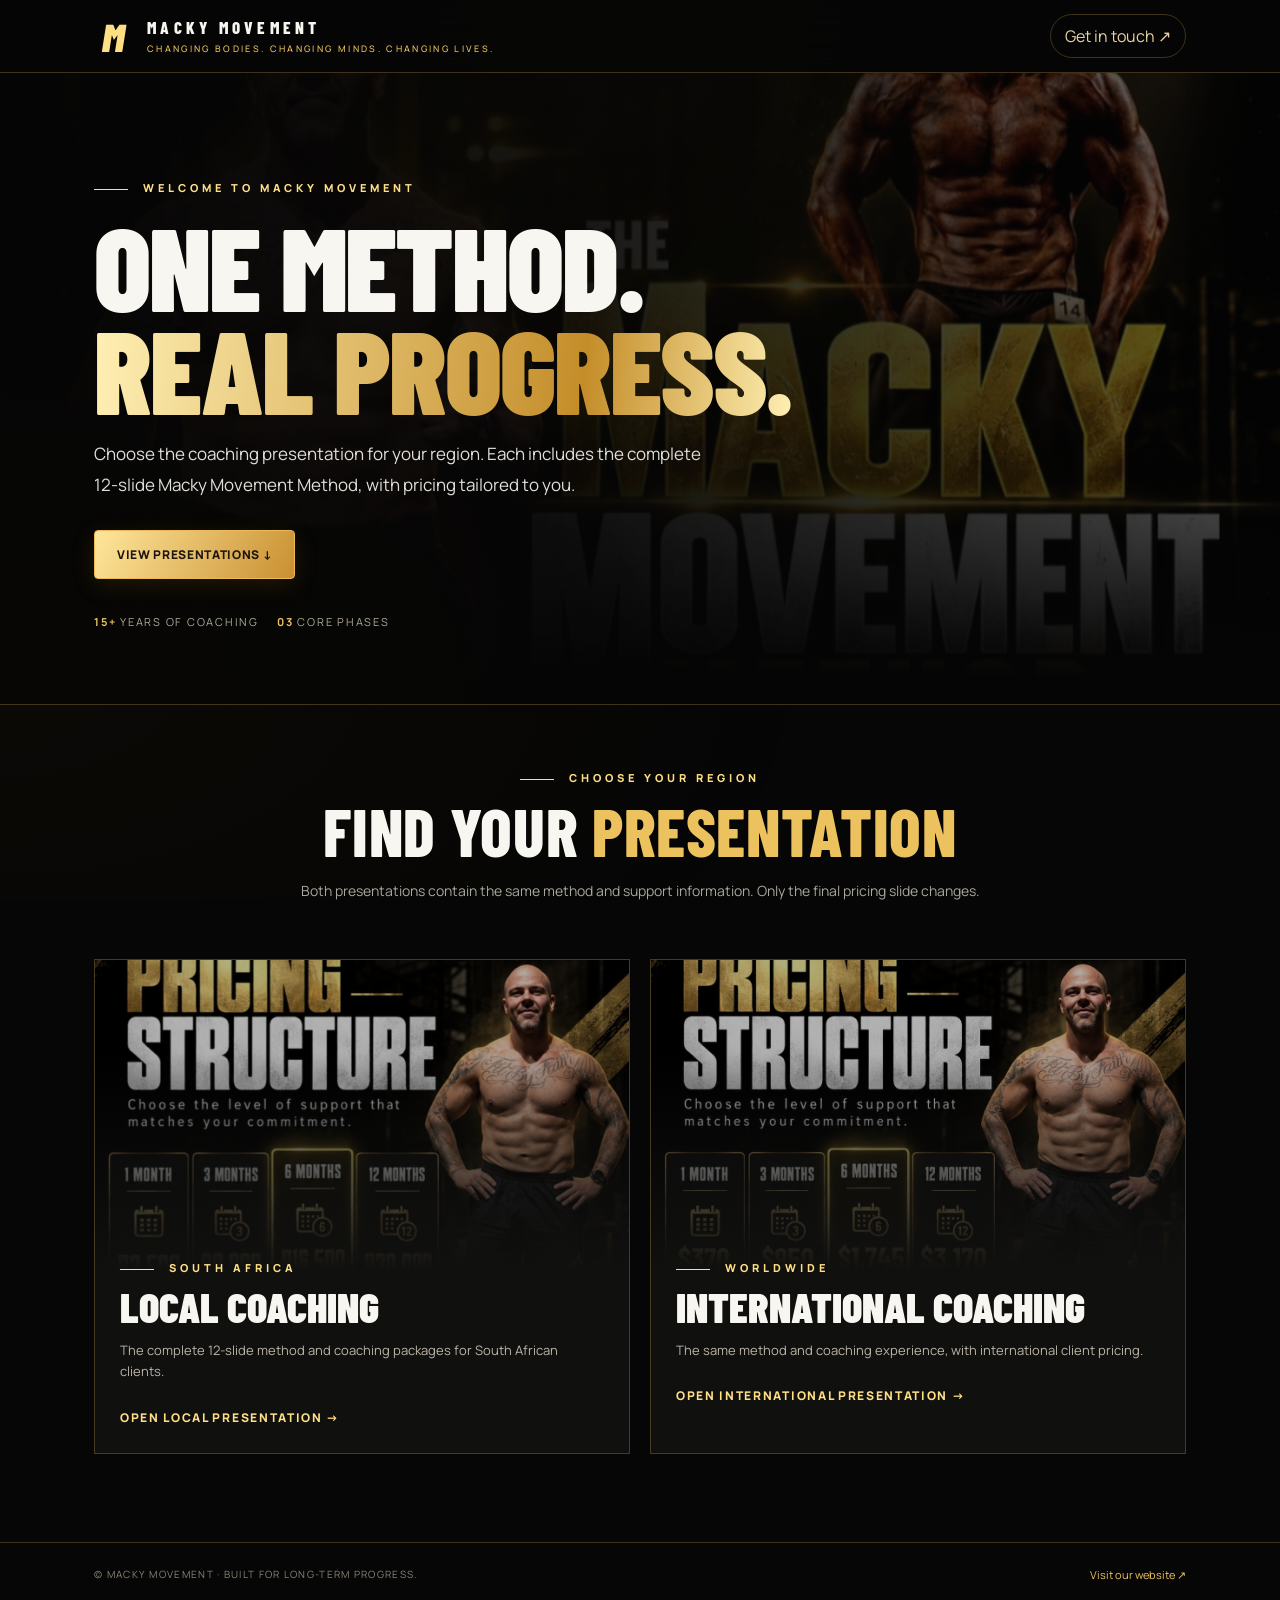
<file: index.html>
<!doctype html><html lang="en"><head><meta charset="utf-8"><meta name="viewport" content="width=device-width,initial-scale=1"><meta name="theme-color" content="#060606"><meta name="description" content="Explore the Macky Movement Method and choose your online coaching presentation for South Africa or international clients."><title>The Macky Movement Method — Online Coaching</title><link rel="icon" href="./assets/favicon.svg" type="image/svg+xml"><link rel="stylesheet" href="./assets/styles.css"></head><body>
<header class="topbar"><div class="shell topbar-in"><a class="brand" href="./"><span class="monogram">M</span><span class="brandwords"><strong>MACKY MOVEMENT</strong><small>CHANGING BODIES. CHANGING MINDS. CHANGING LIVES.</small></span></a><a class="region-switch" href="https://mackymovement.com/contact/">Get in touch ↗</a></div></header>
<main><section class="hero"><div class="shell hero-in"><span class="eyebrow">WELCOME TO MACKY MOVEMENT</span><h1>ONE METHOD.<br><em>REAL PROGRESS.</em></h1><p class="intro">Choose the coaching presentation for your region. Each includes the complete 12-slide Macky Movement Method, with pricing tailored to you.</p><div class="hero-actions"><a class="btn primary" href="#choose">View presentations ↓</a></div><div class="hero-meta"><span><b>15+</b> YEARS OF COACHING</span><span><b>03</b> CORE PHASES</span></div></div></section>
<section id="choose" class="shell" style="padding-top:60px"><div class="section-head"><span class="eyebrow">CHOOSE YOUR REGION</span><h2>FIND YOUR <span style="color:var(--gold)">PRESENTATION</span></h2><p>Both presentations contain the same method and support information. Only the final pricing slide changes.</p></div><div class="choice-grid"><a class="choice-card" href="./local/"><div class="choice-img"><img src="./assets/slides/12-pricing-local.jpg" alt="South African pricing slide"></div><div class="choice-content"><span class="eyebrow">SOUTH AFRICA</span><h2>LOCAL COACHING</h2><p>The complete 12-slide method and coaching packages for South African clients.</p><span class="link">Open local presentation →</span></div></a><a class="choice-card" href="./international/"><div class="choice-img"><img src="./assets/slides/12-pricing-international.png" alt="International pricing slide"></div><div class="choice-content"><span class="eyebrow">WORLDWIDE</span><h2>INTERNATIONAL COACHING</h2><p>The same method and coaching experience, with international client pricing.</p><span class="link">Open international presentation →</span></div></a></div></section></main><footer class="footer"><div class="shell footer-in"><small>© MACKY MOVEMENT · BUILT FOR LONG-TERM PROGRESS.</small><a href="https://mackymovement.com/">Visit our website ↗</a></div></footer></body></html>
</file>
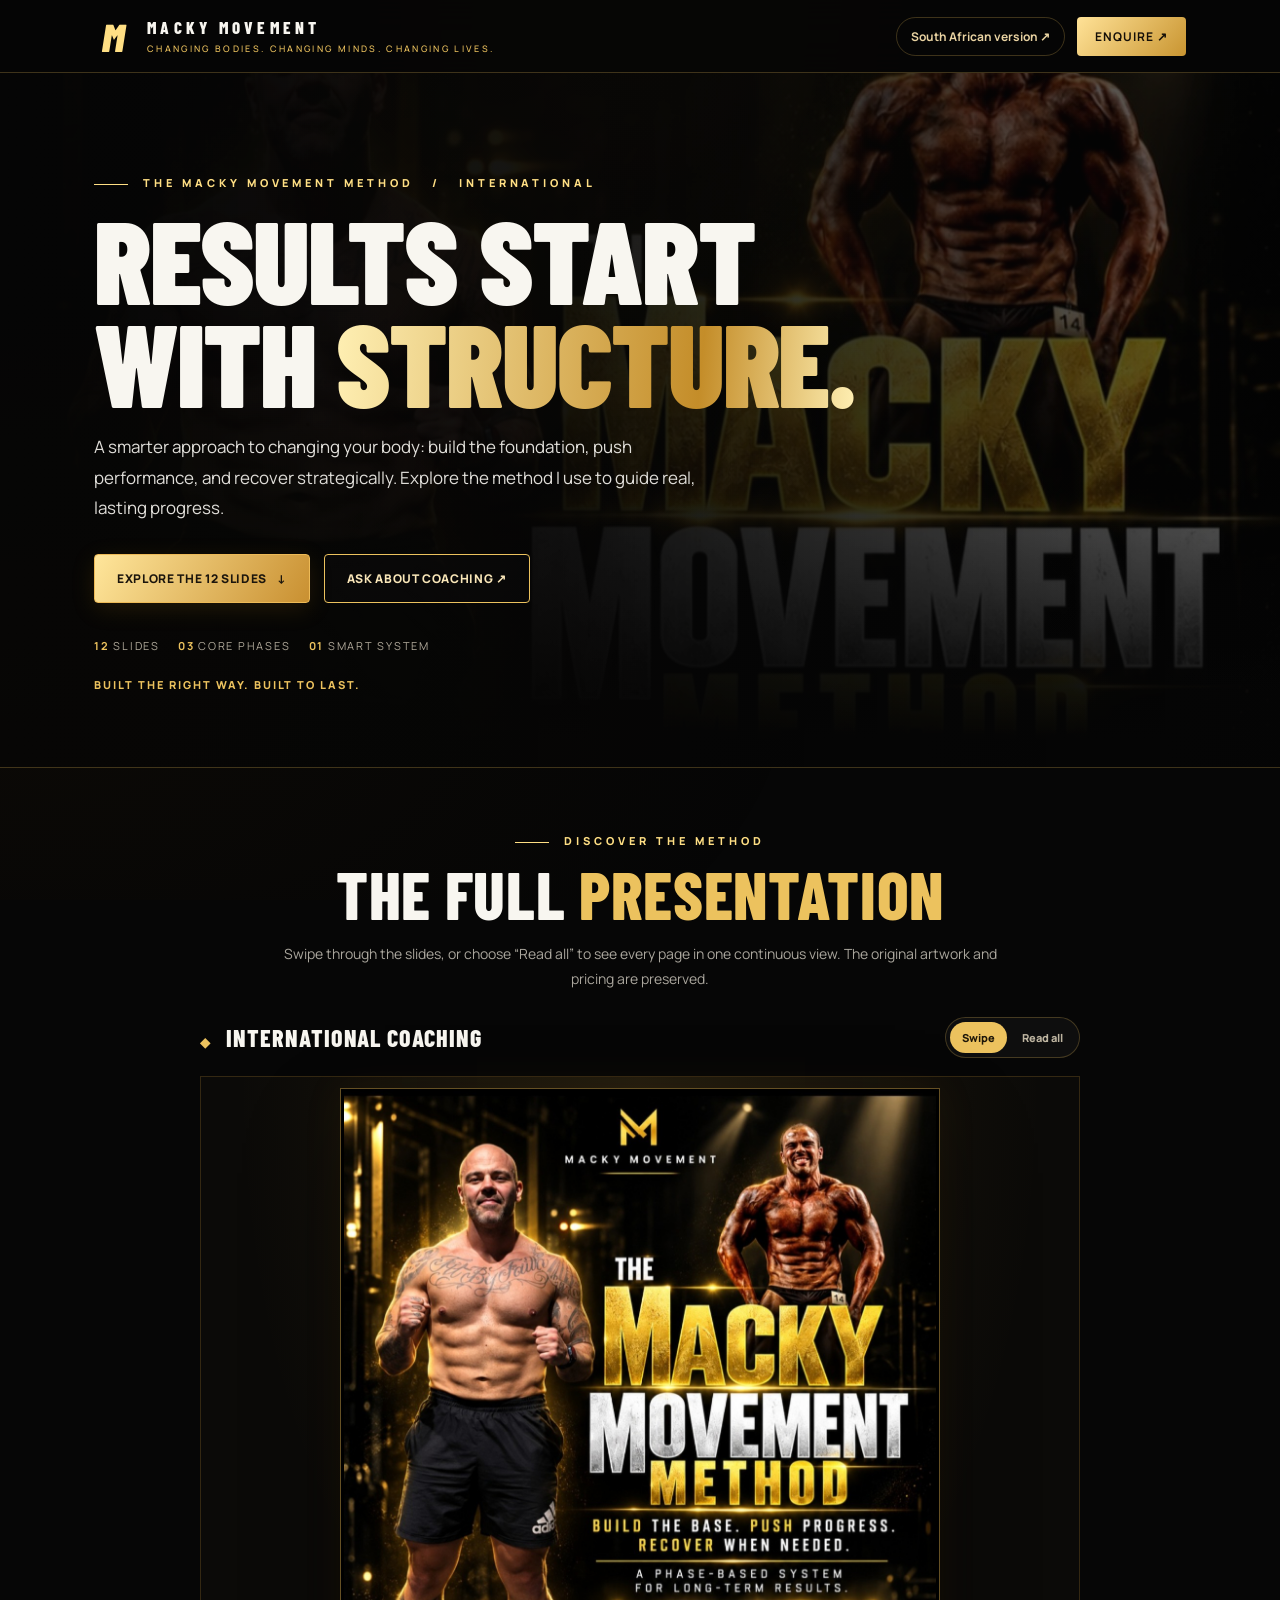
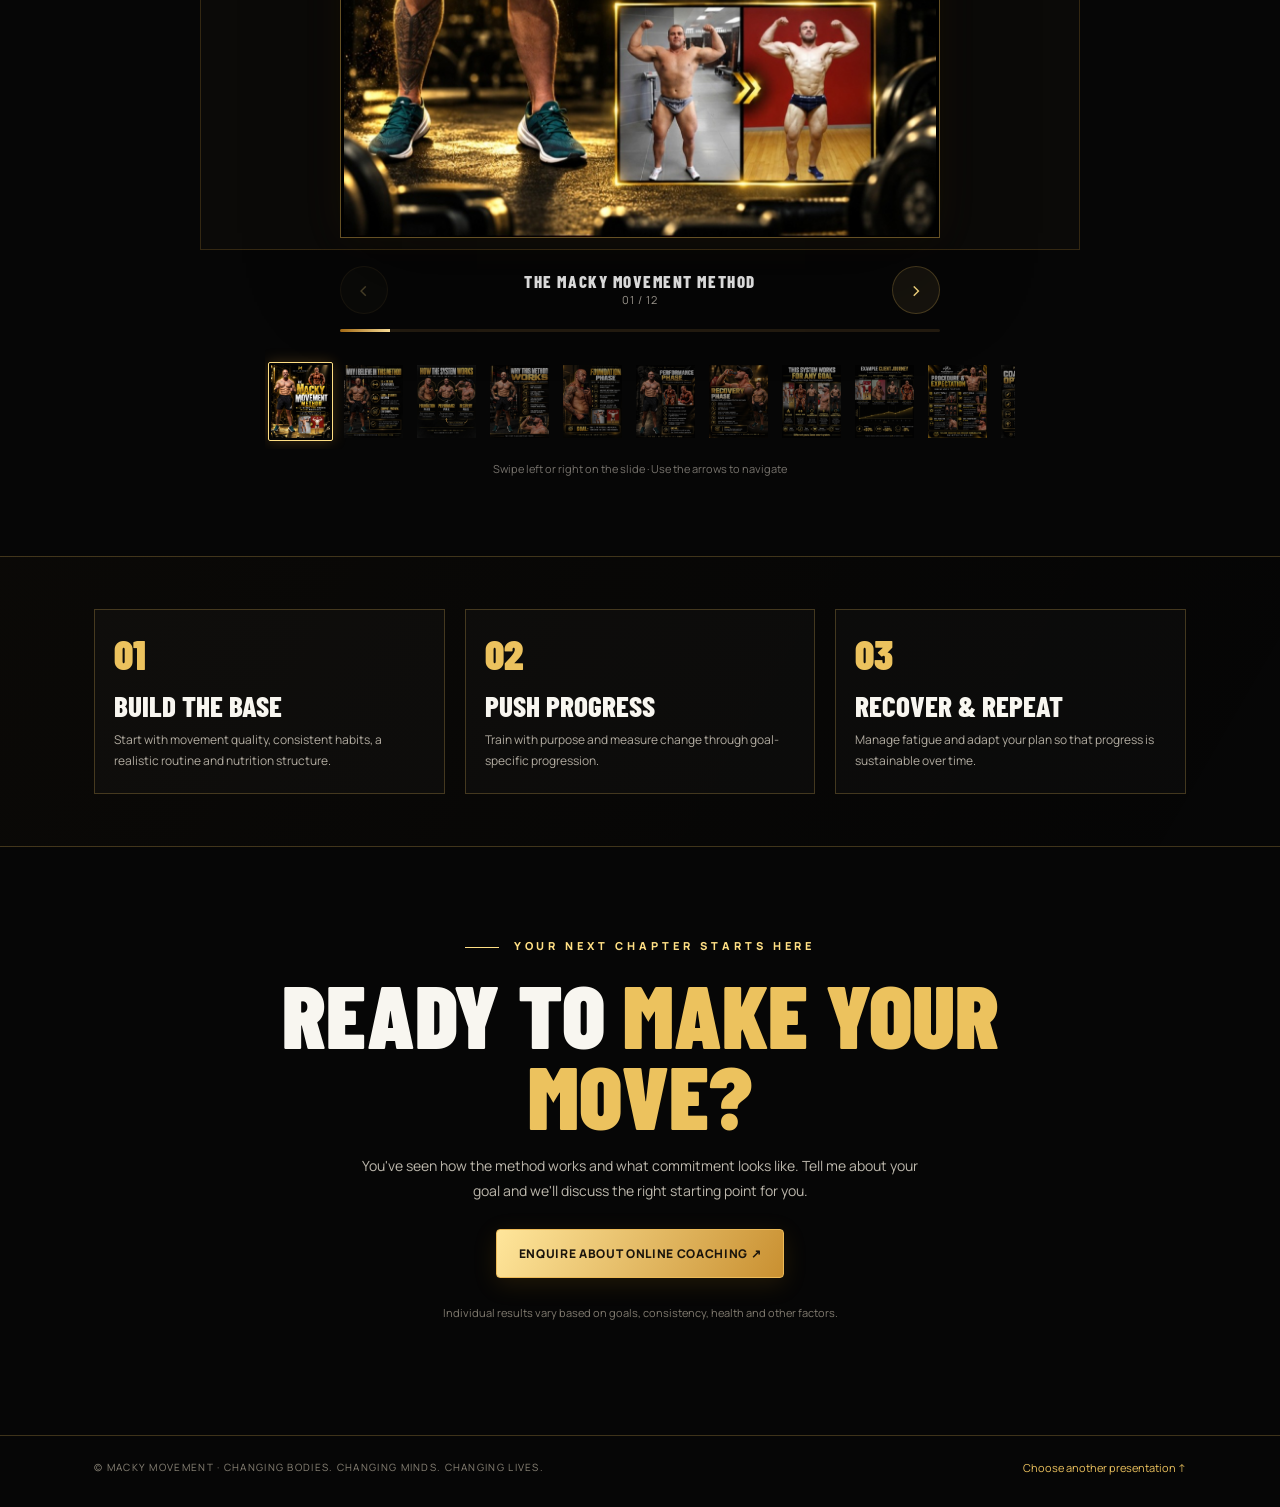
<file: international/index.html>
<!doctype html><html lang="en"><head><meta charset="utf-8"><meta name="viewport" content="width=device-width,initial-scale=1,viewport-fit=cover"><meta name="theme-color" content="#060606"><meta name="description" content="Discover the Macky Movement Method—12 slides on Foundation, Performance and Recovery. Explore international online coaching options."><title>Macky Movement Method | International Coaching</title><link rel="icon" href="../assets/favicon.svg" type="image/svg+xml"><link rel="preconnect" href="https://fonts.googleapis.com"><link rel="preconnect" href="https://fonts.gstatic.com" crossorigin><link rel="stylesheet" href="../assets/styles.css"><meta property="og:type" content="website"><meta property="og:title" content="Macky Movement Method | International Coaching"><meta property="og:description" content="Built on structure. Designed for progress. Explore the method and coaching options."><meta property="og:image" content="../assets/slides/01-cover.jpg"></head><body>
<header class="topbar"><div class="shell topbar-in"><a class="brand" href="../" aria-label="Macky Movement home"><span class="monogram">M</span><span class="brandwords"><strong>MACKY MOVEMENT</strong><small>CHANGING BODIES. CHANGING MINDS. CHANGING LIVES.</small></span></a><nav class="top-actions" aria-label="Top navigation"><a class="region-switch" href="../local/">South African version ↗</a><a class="nav-cta" data-contact href="https://mackymovement.com/contact/">Enquire ↗</a></nav></div></header>
<main><section class="hero"><div class="shell hero-in"><div class="eyebrow">THE MACKY MOVEMENT METHOD &nbsp; / &nbsp; INTERNATIONAL</div><h1>RESULTS START<br>WITH <em>STRUCTURE.</em></h1><p class="intro">A smarter approach to changing your body: build the foundation, push performance, and recover strategically. Explore the method I use to guide real, lasting progress.</p><div class="hero-actions"><a class="btn primary" href="#presentation">Explore the 12 slides <span aria-hidden="true">↓</span></a><a class="btn ghost" data-contact href="https://mackymovement.com/contact/">Ask about coaching ↗</a></div><div class="hero-meta"><span><b>12</b> SLIDES</span><span><b>03</b> CORE PHASES</span><span><b>01</b> SMART SYSTEM</span></div><div class="tagline">BUILT THE RIGHT WAY. BUILT TO LAST.</div></div></section>
<section id="presentation" class="shell viewer-section"><div class="section-head"><span class="eyebrow">DISCOVER THE METHOD</span><h2>THE FULL <span style="color:var(--gold)">PRESENTATION</span></h2><p>Swipe through the slides, or choose “Read all” to see every page in one continuous view. The original artwork and pricing are preserved.</p></div>
<div class="view-wrap"><div class="view-toolbar"><div class="view-title"><span>◆</span> <span id="variant-title" style="font:inherit;color:inherit">International coaching</span></div><div class="mode-switch" role="group" aria-label="Presentation view"><button type="button" id="mode-swipe" class="active" aria-pressed="true">Swipe</button><button type="button" id="mode-all" aria-pressed="false">Read all</button></div></div>
<div id="swipe-view"><div class="slide-frame"><div class="slide-card"><img id="current-slide" width="1229" height="1536" src="../assets/slides/01-cover.jpg" alt="Slide 1: The Macky Movement Method" decoding="async"></div></div><div class="slide-controls"><button class="arrow" type="button" id="previous" aria-label="Previous slide">‹</button><div class="count"><strong id="slide-label">The Macky Movement Method</strong><span id="slide-count">01 / 12</span></div><button class="arrow" type="button" id="next" aria-label="Next slide">›</button></div><div class="progress" aria-hidden="true"><div id="slide-progress"></div></div><div class="thumbnail-track" id="thumbnail-track" aria-label="Choose a slide"></div><div class="helper">Swipe left or right on the slide · Use the arrows to navigate</div></div>
<div id="all-view" class="all-slides is-hidden"></div></div></section>
<section class="features"><div class="shell features-in"><div class="feature"><span class="num">01</span><h3>Build the base</h3><p>Start with movement quality, consistent habits, a realistic routine and nutrition structure.</p></div><div class="feature"><span class="num">02</span><h3>Push progress</h3><p>Train with purpose and measure change through goal-specific progression.</p></div><div class="feature"><span class="num">03</span><h3>Recover & repeat</h3><p>Manage fatigue and adapt your plan so that progress is sustainable over time.</p></div></div></section>
<section class="shell closing"><span class="eyebrow">YOUR NEXT CHAPTER STARTS HERE</span><h2>READY TO <span>MAKE YOUR MOVE?</span></h2><p>You've seen how the method works and what commitment looks like. Tell me about your goal and we'll discuss the right starting point for you.</p><a class="btn primary" data-contact href="https://mackymovement.com/contact/">Enquire about online coaching ↗</a><p style="font-size:11px;margin-top:25px;color:#817b70">Individual results vary based on goals, consistency, health and other factors.</p></section></main>
<footer class="footer"><div class="shell footer-in"><small>© MACKY MOVEMENT · CHANGING BODIES. CHANGING MINDS. CHANGING LIVES.</small><a href="../">Choose another presentation ↑</a></div></footer>
<script>window.MACKY_DATA={"region": "international", "slides": [{"src": "01-cover.jpg", "title": "The Macky Movement Method"}, {"src": "02-why-i-believe.png", "title": "Why I Believe in This Method"}, {"src": "03-how-the-system-works.jpg", "title": "How the System Works"}, {"src": "04-why-the-method-works.jpg", "title": "Why This Method Works"}, {"src": "05-foundation-phase.jpg", "title": "Foundation Phase"}, {"src": "06-performance-phase.jpg", "title": "Performance Phase"}, {"src": "07-recovery-phase.jpg", "title": "Recovery Phase"}, {"src": "08-any-goal.jpg", "title": "A Method for Every Goal"}, {"src": "09-client-journey.jpg", "title": "Example Client Journey"}, {"src": "10-procedure-and-expectation.jpg", "title": "Procedure and Expectation"}, {"src": "11-coaching-options.jpg", "title": "Coaching Options"}, {"src": "12-pricing-international.png", "title": "Pricing Structure"}]};</script><script src="../assets/app.js" defer></script></body></html>
</file>
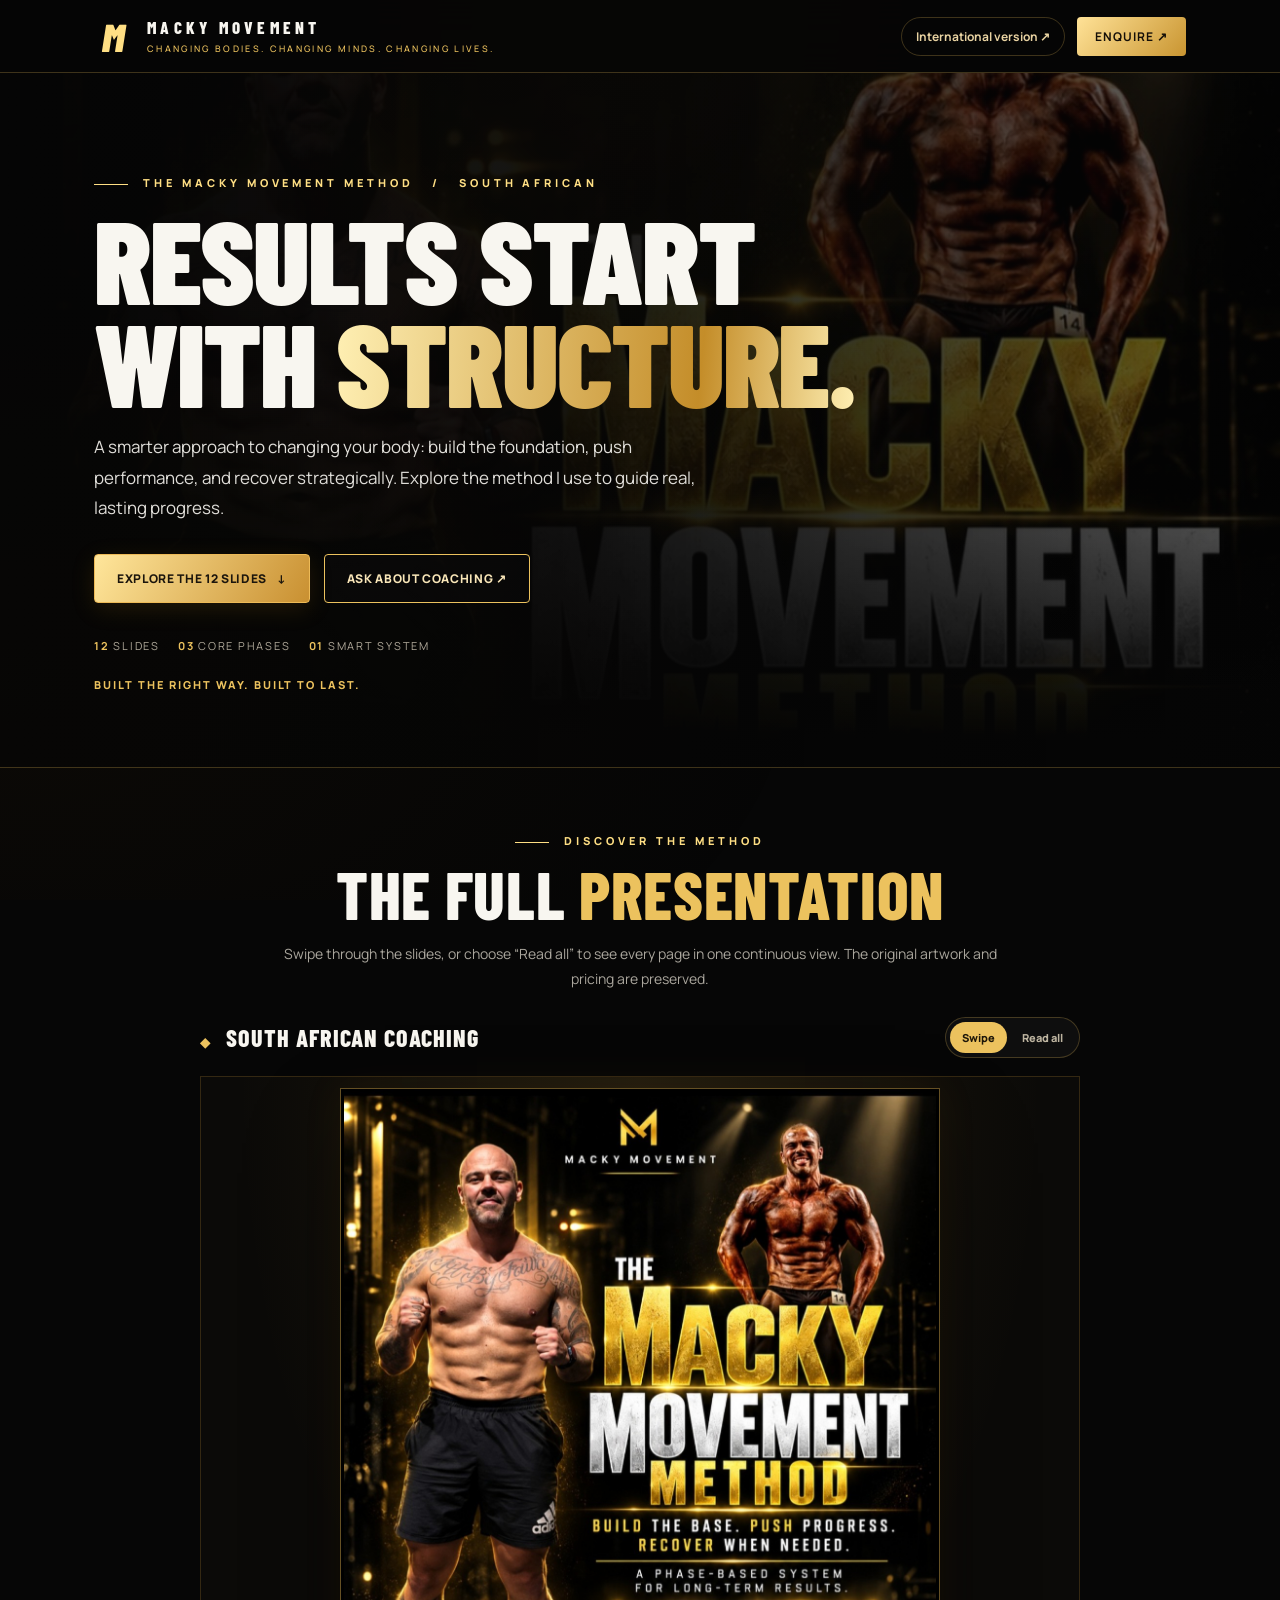
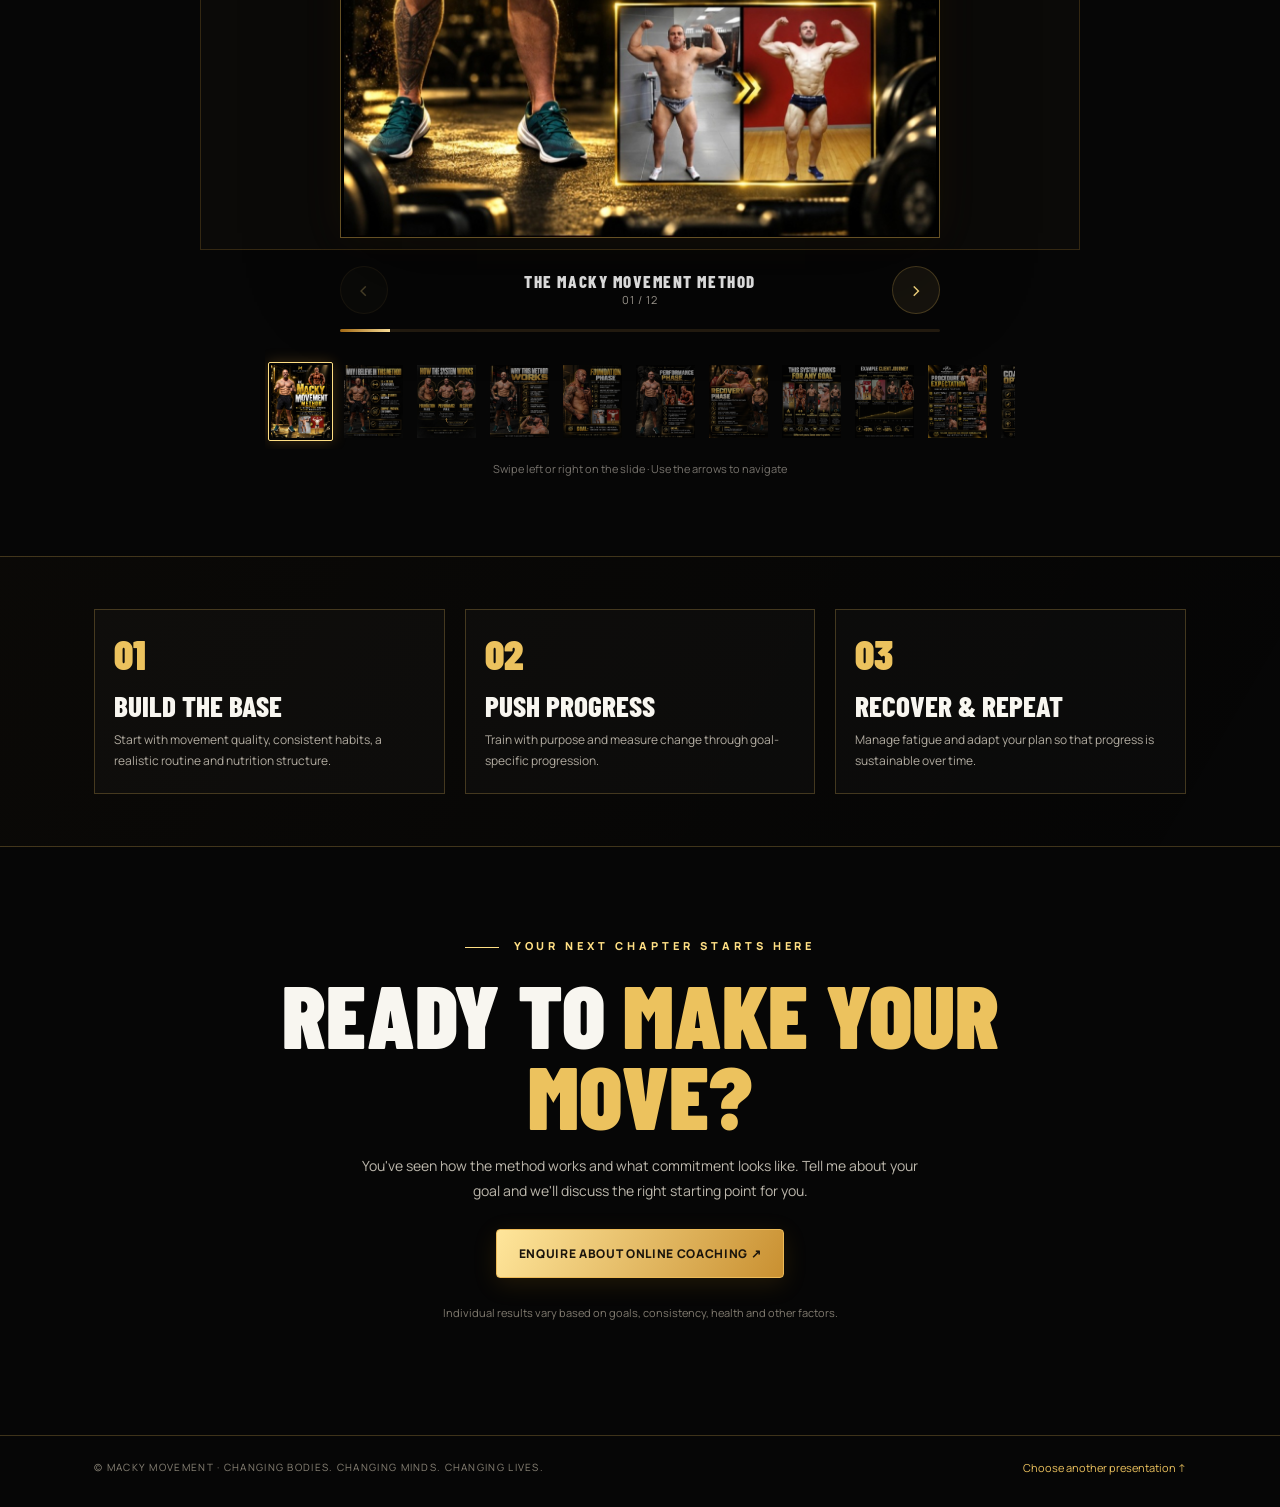
<file: local/index.html>
<!doctype html><html lang="en"><head><meta charset="utf-8"><meta name="viewport" content="width=device-width,initial-scale=1,viewport-fit=cover"><meta name="theme-color" content="#060606"><meta name="description" content="Discover the Macky Movement Method—12 slides on Foundation, Performance and Recovery. Explore south african online coaching options."><title>Macky Movement Method | South African Coaching</title><link rel="icon" href="../assets/favicon.svg" type="image/svg+xml"><link rel="preconnect" href="https://fonts.googleapis.com"><link rel="preconnect" href="https://fonts.gstatic.com" crossorigin><link rel="stylesheet" href="../assets/styles.css"><meta property="og:type" content="website"><meta property="og:title" content="Macky Movement Method | South African Coaching"><meta property="og:description" content="Built on structure. Designed for progress. Explore the method and coaching options."><meta property="og:image" content="../assets/slides/01-cover.jpg"></head><body>
<header class="topbar"><div class="shell topbar-in"><a class="brand" href="../" aria-label="Macky Movement home"><span class="monogram">M</span><span class="brandwords"><strong>MACKY MOVEMENT</strong><small>CHANGING BODIES. CHANGING MINDS. CHANGING LIVES.</small></span></a><nav class="top-actions" aria-label="Top navigation"><a class="region-switch" href="../international/">International version ↗</a><a class="nav-cta" data-contact href="https://mackymovement.com/contact/">Enquire ↗</a></nav></div></header>
<main><section class="hero"><div class="shell hero-in"><div class="eyebrow">THE MACKY MOVEMENT METHOD &nbsp; / &nbsp; SOUTH AFRICAN</div><h1>RESULTS START<br>WITH <em>STRUCTURE.</em></h1><p class="intro">A smarter approach to changing your body: build the foundation, push performance, and recover strategically. Explore the method I use to guide real, lasting progress.</p><div class="hero-actions"><a class="btn primary" href="#presentation">Explore the 12 slides <span aria-hidden="true">↓</span></a><a class="btn ghost" data-contact href="https://mackymovement.com/contact/">Ask about coaching ↗</a></div><div class="hero-meta"><span><b>12</b> SLIDES</span><span><b>03</b> CORE PHASES</span><span><b>01</b> SMART SYSTEM</span></div><div class="tagline">BUILT THE RIGHT WAY. BUILT TO LAST.</div></div></section>
<section id="presentation" class="shell viewer-section"><div class="section-head"><span class="eyebrow">DISCOVER THE METHOD</span><h2>THE FULL <span style="color:var(--gold)">PRESENTATION</span></h2><p>Swipe through the slides, or choose “Read all” to see every page in one continuous view. The original artwork and pricing are preserved.</p></div>
<div class="view-wrap"><div class="view-toolbar"><div class="view-title"><span>◆</span> <span id="variant-title" style="font:inherit;color:inherit">South African coaching</span></div><div class="mode-switch" role="group" aria-label="Presentation view"><button type="button" id="mode-swipe" class="active" aria-pressed="true">Swipe</button><button type="button" id="mode-all" aria-pressed="false">Read all</button></div></div>
<div id="swipe-view"><div class="slide-frame"><div class="slide-card"><img id="current-slide" width="1229" height="1536" src="../assets/slides/01-cover.jpg" alt="Slide 1: The Macky Movement Method" decoding="async"></div></div><div class="slide-controls"><button class="arrow" type="button" id="previous" aria-label="Previous slide">‹</button><div class="count"><strong id="slide-label">The Macky Movement Method</strong><span id="slide-count">01 / 12</span></div><button class="arrow" type="button" id="next" aria-label="Next slide">›</button></div><div class="progress" aria-hidden="true"><div id="slide-progress"></div></div><div class="thumbnail-track" id="thumbnail-track" aria-label="Choose a slide"></div><div class="helper">Swipe left or right on the slide · Use the arrows to navigate</div></div>
<div id="all-view" class="all-slides is-hidden"></div></div></section>
<section class="features"><div class="shell features-in"><div class="feature"><span class="num">01</span><h3>Build the base</h3><p>Start with movement quality, consistent habits, a realistic routine and nutrition structure.</p></div><div class="feature"><span class="num">02</span><h3>Push progress</h3><p>Train with purpose and measure change through goal-specific progression.</p></div><div class="feature"><span class="num">03</span><h3>Recover & repeat</h3><p>Manage fatigue and adapt your plan so that progress is sustainable over time.</p></div></div></section>
<section class="shell closing"><span class="eyebrow">YOUR NEXT CHAPTER STARTS HERE</span><h2>READY TO <span>MAKE YOUR MOVE?</span></h2><p>You've seen how the method works and what commitment looks like. Tell me about your goal and we'll discuss the right starting point for you.</p><a class="btn primary" data-contact href="https://mackymovement.com/contact/">Enquire about online coaching ↗</a><p style="font-size:11px;margin-top:25px;color:#817b70">Individual results vary based on goals, consistency, health and other factors.</p></section></main>
<footer class="footer"><div class="shell footer-in"><small>© MACKY MOVEMENT · CHANGING BODIES. CHANGING MINDS. CHANGING LIVES.</small><a href="../">Choose another presentation ↑</a></div></footer>
<script>window.MACKY_DATA={"region": "local", "slides": [{"src": "01-cover.jpg", "title": "The Macky Movement Method"}, {"src": "02-why-i-believe.png", "title": "Why I Believe in This Method"}, {"src": "03-how-the-system-works.jpg", "title": "How the System Works"}, {"src": "04-why-the-method-works.jpg", "title": "Why This Method Works"}, {"src": "05-foundation-phase.jpg", "title": "Foundation Phase"}, {"src": "06-performance-phase.jpg", "title": "Performance Phase"}, {"src": "07-recovery-phase.jpg", "title": "Recovery Phase"}, {"src": "08-any-goal.jpg", "title": "A Method for Every Goal"}, {"src": "09-client-journey.jpg", "title": "Example Client Journey"}, {"src": "10-procedure-and-expectation.jpg", "title": "Procedure and Expectation"}, {"src": "11-coaching-options.jpg", "title": "Coaching Options"}, {"src": "12-pricing-local.jpg", "title": "Pricing Structure"}]};</script><script src="../assets/app.js" defer></script></body></html>
</file>
<file: assets/styles.css>
@import url('https://fonts.googleapis.com/css2?family=Barlow+Condensed:wght@400;500;600;700;800;900&family=Manrope:wght@400;500;600;700;800&display=swap');
:root{color-scheme:dark;--bg:#060606;--bg2:#11100d;--panel:#12110f;--line:rgba(231,189,90,.25);--gold:#ecc25e;--gold-bright:#ffdf84;--white:#f8f6f0;--muted:#aaa69d;--page-width:1160px;--ease:cubic-bezier(.25,.8,.25,1)}
*{box-sizing:border-box}html{scroll-behavior:smooth}body{margin:0;background:var(--bg);color:var(--white);font-family:Manrope,Arial,sans-serif;-webkit-font-smoothing:antialiased}body:before{content:"";pointer-events:none;position:fixed;inset:0;z-index:-1;background:radial-gradient(ellipse at 50% 0%,rgba(187,127,30,.09),transparent 43%),radial-gradient(ellipse at 0% 76%,rgba(116,76,19,.06),transparent 45%)}a{color:inherit;text-decoration:none}button{font:inherit}button:focus-visible,a:focus-visible{outline:2px solid var(--gold-bright);outline-offset:4px}button{cursor:pointer}img{display:block;max-width:100%}.shell{max-width:var(--page-width);margin:auto;padding-inline:clamp(18px,4vw,34px)}
.topbar{position:sticky;top:0;z-index:20;background:rgba(6,6,6,.91);border-bottom:1px solid var(--line);backdrop-filter:blur(18px)}.topbar-in{min-height:72px;display:flex;gap:16px;align-items:center;justify-content:space-between}.brand{display:flex;gap:12px;align-items:center;min-width:0}.monogram{width:41px;height:42px;display:grid;place-items:center;font-family:'Barlow Condensed',sans-serif;font-weight:900;color:var(--gold-bright);font-size:39px;line-height:1;transform:skew(-9deg)}.brandwords{display:flex;flex-direction:column;line-height:1.06}.brandwords strong{font:800 17px 'Barlow Condensed',sans-serif;letter-spacing:.25em;white-space:nowrap}.brandwords small{font:500 9px Manrope,sans-serif;color:var(--gold);letter-spacing:.26em;white-space:nowrap;margin-top:5px}.top-actions{display:flex;align-items:center;gap:12px}.top-actions a{font-size:12px;font-weight:700}.region-switch{padding:10px 14px;border:1px solid var(--line);border-radius:100px;color:#e9d3a2;white-space:nowrap}.region-switch:hover{border-color:var(--gold)}.nav-cta{display:inline-flex;align-items:center;justify-content:center;padding:11px 18px;background:linear-gradient(130deg,#ffe297,#c99531);color:#150f08;border-radius:4px;text-transform:uppercase;letter-spacing:.08em;white-space:nowrap}
.hero{position:relative;isolation:isolate;overflow:hidden;border-bottom:1px solid var(--line)}.hero::before{content:"";position:absolute;inset:0;background:linear-gradient(90deg,#060606 0%,rgba(6,6,6,.91) 45%,rgba(6,6,6,.42) 100%),linear-gradient(0deg,#060606 4%,transparent 44%),url('./slides/01-cover.jpg') center 22%/cover no-repeat;opacity:.7;z-index:-1}.hero-in{padding-block:clamp(66px,8vw,115px) 75px}.eyebrow{font-size:11px;letter-spacing:.36em;color:var(--gold-bright);text-transform:uppercase;font-weight:800}.eyebrow:before{content:"";display:inline-block;width:34px;height:1px;background:var(--gold-bright);vertical-align:middle;margin-right:15px}.hero h1,.page-head h1{max-width:800px;margin:17px 0 20px;font:900 clamp(59px,9.2vw,122px)/.87 'Barlow Condensed',Impact,sans-serif;letter-spacing:-.018em;text-transform:uppercase;text-wrap:balance}.hero h1 em,.page-head h1 em{font-style:normal;background:linear-gradient(95deg,#fff0b4,#c48d29 70%,#fff0b4);-webkit-background-clip:text;background-clip:text;color:transparent}.hero .intro{max-width:610px;color:#e0ded9;line-height:1.8;font-size:clamp(14px,2.2vw,17px)}.tagline{color:var(--gold);font-size:11px;font-weight:800;letter-spacing:.18em;margin-top:24px}.hero-actions{display:flex;flex-wrap:wrap;align-items:center;gap:14px;margin-top:30px}.btn{padding:15px 22px;border-radius:4px;border:1px solid var(--gold);display:inline-flex;align-items:center;justify-content:center;gap:10px;letter-spacing:.055em;font-size:12px;text-transform:uppercase;font-weight:800;transition:transform .2s var(--ease),background .2s}.btn:hover{transform:translateY(-2px)}.btn.primary{background:linear-gradient(120deg,#ffe69b,#c99031);color:#1b150c;border-color:#edba57;box-shadow:0 6px 23px rgba(180,122,19,.16)}.btn.ghost{background:rgba(10,10,10,.6);color:#f9e6b8}.btn:focus-visible{outline-offset:5px}.hero-meta{display:flex;flex-wrap:wrap;gap:18px;margin-top:35px;color:#b0a99a;font-size:11px;text-transform:uppercase;letter-spacing:.16em}.hero-meta b{color:var(--gold)}
.section-head{margin:0 auto 26px;max-width:740px;text-align:center}.section-head h2{font:800 clamp(40px,5.6vw,66px)/.98 'Barlow Condensed',sans-serif;letter-spacing:.01em;text-transform:uppercase;margin:12px 0}.section-head p{color:var(--muted);font-size:14px;line-height:1.8}.viewer-section{padding-block:60px 80px;scroll-margin-top:85px}.view-wrap{max-width:880px;margin:0 auto}.view-toolbar{display:flex;justify-content:space-between;gap:12px;align-items:center;margin-bottom:18px}.view-title{font-family:'Barlow Condensed',sans-serif;font-size:24px;font-weight:800;text-transform:uppercase;letter-spacing:.04em}.view-title span{font-size:13px;color:var(--gold);margin-right:9px}.mode-switch{display:flex;border:1px solid var(--line);border-radius:100px;padding:4px;gap:3px;background:rgba(255,255,255,.035)}.mode-switch button{border:0;background:transparent;color:#bdb4a0;border-radius:100px;font-size:11px;padding:8px 12px;font-weight:800;white-space:nowrap}.mode-switch button.active{background:var(--gold);color:#1d1609}.slide-card{margin:auto;max-width:600px;border:1px solid rgba(240,190,87,.42);background:#000;box-shadow:0 40px 90px rgba(0,0,0,.32),0 0 40px rgba(198,126,27,.07);overflow:hidden;position:relative}.slide-card img{width:100%;height:auto;aspect-ratio:4/5;object-fit:contain;background:#000;user-select:none;-webkit-user-drag:none}.slide-frame{padding:11px;border:1px solid rgba(212,162,61,.2);background:radial-gradient(ellipse at 50% 0%,rgba(220,171,69,.11),transparent 65%),#0b0a08}.slide-controls{display:flex;align-items:center;justify-content:space-between;gap:12px;max-width:600px;margin:16px auto 0}.arrow{border:1px solid var(--line);color:var(--gold-bright);background:#17140e;width:48px;height:48px;border-radius:50%;font-size:22px;display:grid;place-items:center;flex-shrink:0;transition:background .2s}.arrow:hover{background:#2b230f}.arrow:disabled{opacity:.25;cursor:not-allowed}.count{text-align:center;color:#aaa49a;font-size:11px;letter-spacing:.09em;line-height:1.65}.count strong{font:800 17px 'Barlow Condensed',sans-serif;color:white;letter-spacing:.09em;display:block;text-transform:uppercase}.progress{max-width:600px;margin:15px auto 0;height:3px;background:#231b10;border-radius:5px;overflow:hidden}.progress>div{height:100%;background:linear-gradient(90deg,#a66b14,#ffe29a);width:8.3333%;transition:width .3s}.thumbnail-track{display:flex;overflow-x:auto;gap:8px;padding:20px 3px 8px;margin:10px auto 0;scrollbar-color:#75633d transparent;max-width:750px;scroll-snap-type:x proximity}.thumb{border:1px solid transparent;background:transparent;flex:0 0 65px;padding:2px;border-radius:2px;scroll-snap-align:center;opacity:.58;transition:all .18s}.thumb img{width:100%;aspect-ratio:4/5;object-fit:cover}.thumb.is-active{opacity:1;border-color:var(--gold-bright);box-shadow:0 0 14px rgba(220,156,58,.26)}.helper{text-align:center;font-size:11px;color:#77736d;margin-top:12px}.all-slides{display:grid;grid-template-columns:repeat(2,minmax(0,1fr));gap:24px;max-width:850px;margin:0 auto}.all-slide{margin:0}.all-slide img{width:100%;aspect-ratio:4/5;object-fit:contain;background:#000;border:1px solid var(--line)}.all-slide figcaption{font-size:12px;color:#b4ab97;padding-top:10px}.all-slide figcaption b{color:var(--gold);margin-right:7px}.is-hidden{display:none!important}.features{border-block:1px solid var(--line);background:linear-gradient(120deg,rgba(234,171,72,.025),transparent)}.features-in{padding-block:52px;display:grid;grid-template-columns:repeat(3,minmax(0,1fr));gap:20px}.feature{padding:22px 19px;border:1px solid var(--line);background:rgba(255,255,255,.018)}.feature .num{font-family:'Barlow Condensed',sans-serif;font-size:42px;font-weight:900;color:var(--gold);line-height:1}.feature h3{font:800 29px 'Barlow Condensed',sans-serif;text-transform:uppercase;line-height:1;margin:16px 0 9px}.feature p{font-size:12px;line-height:1.75;color:#b2aca1;margin:0}.closing{padding-block:86px;text-align:center;max-width:820px}.closing h2{font:900 clamp(49px,7vw,90px)/.9 'Barlow Condensed',sans-serif;text-transform:uppercase;margin:18px auto}.closing h2 span{color:var(--gold)}.closing p{color:#bdb8ad;line-height:1.8;max-width:570px;margin:0 auto 26px;font-size:14px}.footer{border-top:1px solid var(--line);padding:24px 0 32px}.footer-in{display:flex;align-items:center;justify-content:space-between;gap:15px}.footer small{font-size:10px;letter-spacing:.13em;color:#8b8578}.footer a{font-size:11px;color:var(--gold)}
/* landing */.choice-grid{padding:30px 0 88px;display:grid;grid-template-columns:repeat(2,minmax(0,1fr));gap:20px}.choice-card{overflow:hidden;position:relative;border:1px solid var(--line);background:#10100f;transition:transform .2s,border-color .2s;display:flex;flex-direction:column}.choice-card:hover{transform:translateY(-4px);border-color:var(--gold)}.choice-img{height:310px;position:relative;overflow:hidden;background:#000}.choice-img img{width:100%;height:100%;object-fit:cover;object-position:center 15%;opacity:.7;filter:saturate(.8)}.choice-img:after{content:"";position:absolute;inset:30% 0 0;background:linear-gradient(0deg,#10100f,transparent)}.choice-content{padding:20px 25px 26px;margin-top:-35px;position:relative}.choice-content h2{font:900 42px/.96 'Barlow Condensed',sans-serif;text-transform:uppercase;margin:9px 0}.choice-content p{font-size:13px;color:#bbb4a7;line-height:1.65;margin-bottom:22px}.choice-content .link{font-size:12px;letter-spacing:.14em;color:var(--gold-bright);font-weight:800;text-transform:uppercase}
@media(max-width:760px){.topbar-in{min-height:62px}.brandwords strong{font-size:14px;letter-spacing:.16em}.brandwords small{font-size:8px;letter-spacing:.12em}.monogram{font-size:35px;width:31px}.top-actions{gap:7px}.top-actions a{font-size:10px}.region-switch{padding:8px 9px}.nav-cta{padding:9px 10px}.hero::before{background:linear-gradient(90deg,#070707 0%,rgba(7,7,7,.80) 55%,rgba(7,7,7,.45) 100%),linear-gradient(0deg,#060606 0,transparent 78%),url('./slides/01-cover.jpg') center center/cover no-repeat}.hero-in{padding-block:78px 68px}.features-in{grid-template-columns:1fr;gap:12px}.feature{display:grid;grid-template-columns:60px 1fr;gap:4px 15px;padding:16px 18px}.feature .num{grid-row:span 2;align-self:center}.feature h3{font-size:27px;margin:0}.all-slides{gap:13px}.footer-in{flex-direction:column;align-items:flex-start}.choice-grid{grid-template-columns:1fr;gap:17px}.choice-img{height:240px}}
@media(max-width:480px){.hero h1{font-size:clamp(63px,15vw,89px)}.hero .intro{font-size:13px}.hero-meta{gap:13px;font-size:10px}.viewer-section{padding-block:44px 55px}.view-toolbar{gap:7px}.view-title{font-size:20px}.mode-switch button{padding:8px 10px;font-size:10px}.slide-frame{padding:3px}.slide-controls{margin-top:11px}.thumbnail-track{padding-top:14px}.thumb{flex-basis:49px}.all-slides{grid-template-columns:1fr;max-width:480px;gap:26px}.all-slide{max-width:500px}.closing{padding-block:68px}.section-head h2{font-size:50px}}
@media(prefers-reduced-motion:reduce){html{scroll-behavior:auto}*,*:before,*:after{transition:none!important;animation:none!important}}
</file>
